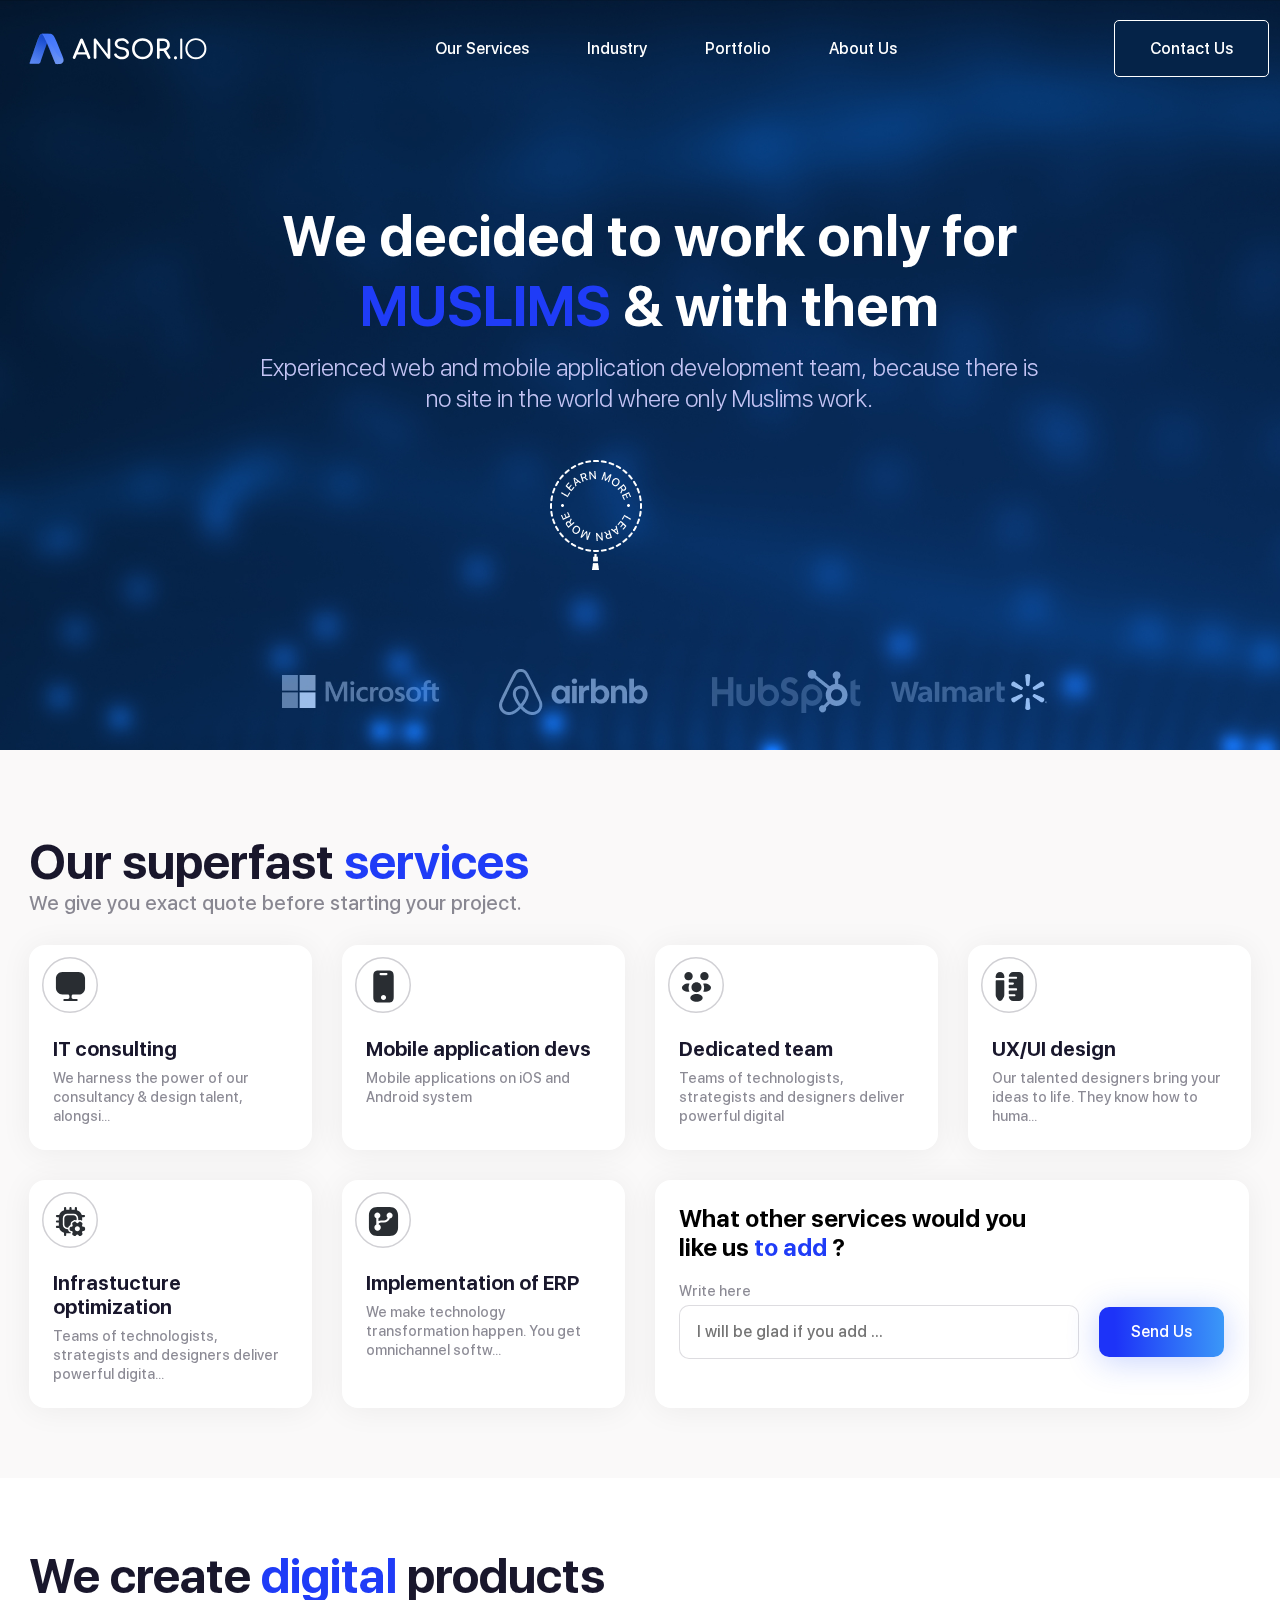
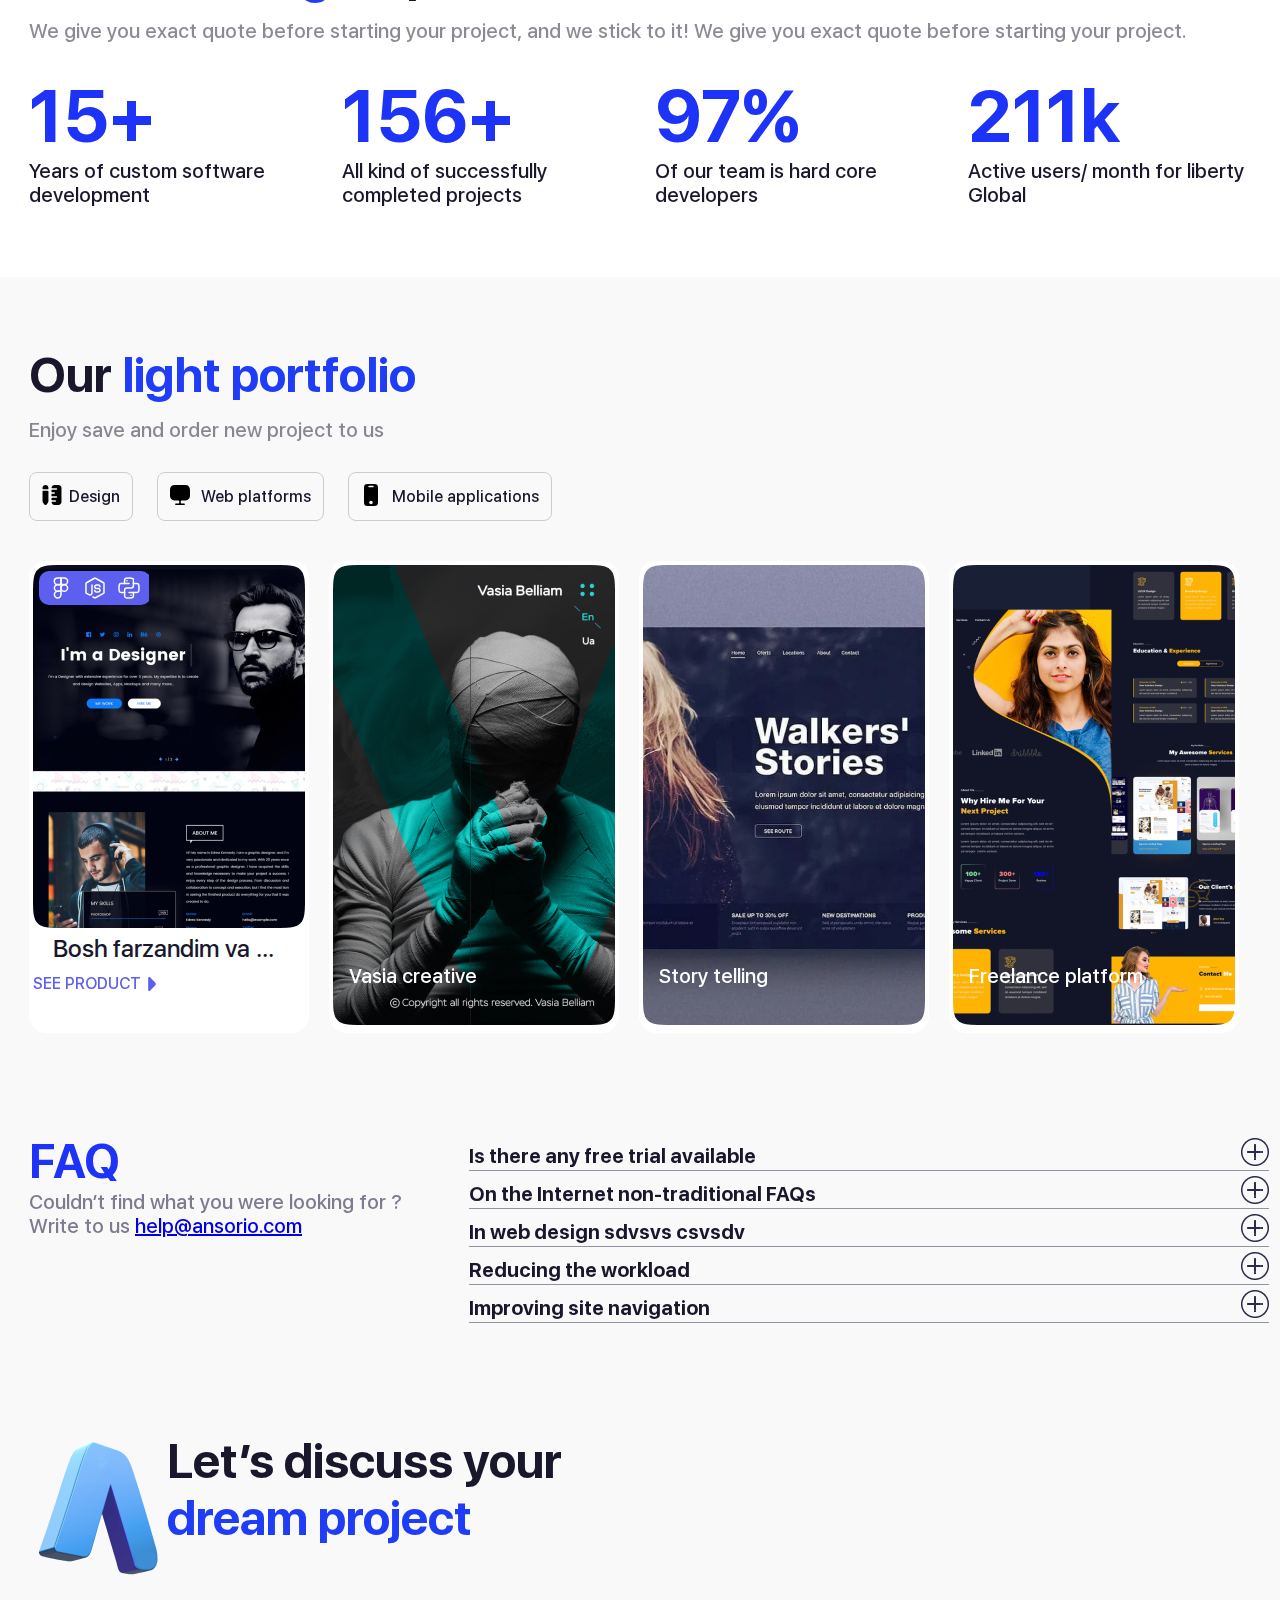
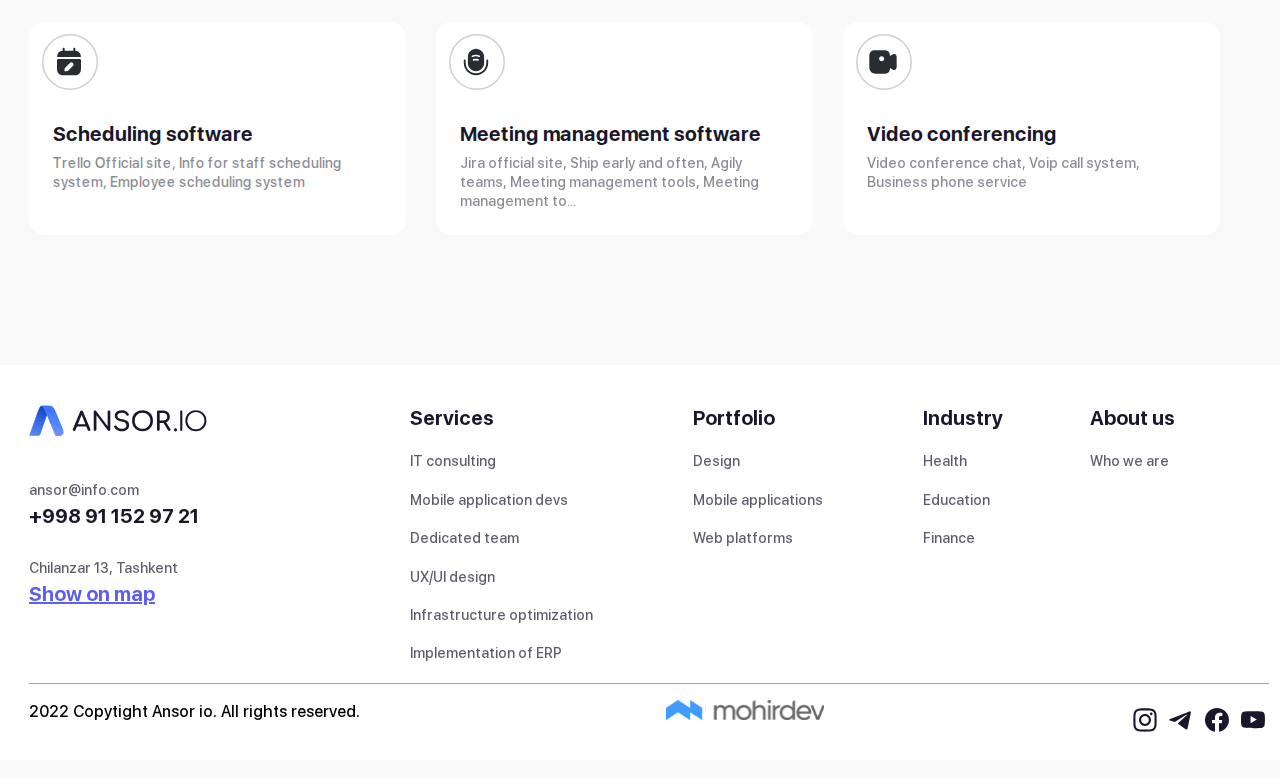
<file: index.html>
<!DOCTYPE html>
<html lang="en">

<head>
    <meta charset="UTF-8">
    <meta http-equiv="X-UA-Compatible" content="IE=edge">
    <meta name="viewport" content="width=device-width, initial-scale=1.0">
    <title>Ansor</title>
    <link rel="stylesheet" href="css/normalize.css">
    <link rel="stylesheet" href="css/fonts.css">
    <link rel="stylesheet" href="css/style.css">
    <link rel="stylesheet" href="css/media.css">
</head>
<body>
    <header class="header">
        <div class="container">
            <div class="header__wrapper">
                <a href="#" class="header_logo_link"><img src="/images/logo.svg" width="178" height="32"
                        alt="logo"></a>
                <nav class="header_nav">
                    <ul class="header_nav_list">
                        <li class="header_nav_item"><a href="#" class="header_nav_link">Our Services</a>
                            <ul class="dropdown_services_list">
                                <li class="dropdown_services_item"><a href="#" class="dropdown_services_link ">IT
                                        consulting</a></li>
                                <li class="dropdown_services_item"><a href="#" class="dropdown_services_link">Mobile
                                        application devs</a></li>
                                <li class="dropdown_services_item"><a href="#" class="dropdown_services_link">Dedicated
                                        team</a></li>
                            </ul>
                        </li>
                        <li class="header_nav_item"><a href="#" class="header_nav_link">Industry</a></li>
                        <li class="header_nav_item"><a href="portfolio.html" class="header_nav_link">Portfolio</a></li>
                        <li class="header_nav_item"><a href="#" class="header_nav_link">About Us</a></li>
                    </ul>
                </nav>
                <button class="header_btn">Contact Us</button>
            </div>
        </div>
        <section class="intro">
            <div class="container">
                <div class="intro_wrapper">
                    <h2 class="intro_title">We decided to work only for <span class="blue">MUSLIMS</span> & with them
                    </h2>
                    <p class="intro_text">Experienced web and mobile application development team,
                        because there is no site in the world where only Muslims work.</p>
                    <div class="box_logo365"><img src="./images/intro_btn.png" alt="" class="logo365"></div>
                </div>
                <div class="intro_partner">
                    <a href="#" class="intro_partner_link"><img src="../images/microsoft_logo.png" alt=""
                            class="intro_partner_img"></a>
                    <a href="#" class="intro_partner_link"><img src="./images/airbnb.png" alt=""
                            class="intro_partner_img"></a>
                    <a href="#" class="intro_partner_link"><img src="./images/HuboSpot.png" alt=""
                            class="intro_partner_img"></a>
                    <a href="#" class="intro_partner_link"><img src="./images/walmart_logo.png" alt=""
                            class="intro_partner_img"></a>
                </div>
               
            </div>
        </section>
    </header>
    <!-- Services -->
    <div class="services">
        <div class="container">
            <div class="services_wrapper">
                <h3 class="services_title"> Our superfast <span class="blue">services</span></h3>
                <p class="services_text">We give you exact quote before starting your project.</p>
            </div>
            <ul class="services_list">
                <li class="services_item">
                    <svg class="services_item_icon">
                        <use xlink:href="#bold_monitor"></use>
                    </svg>
                    <svg class="ellipse">
                        <use xlink:href="#Ellipse_ten"></use>
                    </svg>

                    <h4 class="services_item_title">IT consulting</h4>
                    <p class="services_item_text">We harness the power of our consultancy & design talent, alongsi...
                    </p>
                </li>
                <li class="services_item">
                    <svg class="services_item_icon">
                        <use xlink:href="#mobile"></use>
                    </svg>
                    <svg class="ellipse">
                        <use xlink:href="#Ellipse_ten"></use>
                    </svg>
                    <h4 class="services_item_title">Mobile application devs</h4>
                    <p class="services_item_text">Mobile applications on iOS and Android system</p>
                </li>
                <li class="services_item">
                    <svg class="services_item_icon">
                        <use xlink:href="#team"></use>
                    </svg>
                    <svg class="ellipse">
                        <use xlink:href="#Ellipse_ten"></use>
                    </svg>
                    <h4 class="services_item_title">Dedicated team</h4>
                    <p class="services_item_text">Teams of technologists, strategists and designers deliver powerful
                        digital</p>
                </li>
                <li class="services_item">
                    <svg class="services_item_icon">
                        <use xlink:href="#design"></use>
                    </svg>
                    <svg class="ellipse">
                        <use xlink:href="#Ellipse_ten"></use>
                    </svg>
                    <h4 class="services_item_title">UX/UI design</h4>
                    <p class="services_item_text">Our talented designers bring your ideas to life. They know how to
                        huma...</p>
                </li>
                <li class="services_item">
                    <svg class="services_item_icon">
                        <use xlink:href="#cpu-setting"></use>
                    </svg>
                    <svg class="ellipse">
                        <use xlink:href="#Ellipse_ten"></use>
                    </svg>
                    <h4 class="services_item_title">Infrastucture optimization</h4>
                    <p class="services_item_text">Teams of technologists, strategists and designers deliver powerful
                        digita...</p>
                </li>
                <li class="services_item">
                    <svg class="services_item_icon">
                        <use xlink:href="#erp"></use>
                    </svg>
                    <svg class="ellipse">
                        <use xlink:href="#Ellipse_ten"></use>
                    </svg>
                    <h4 class="services_item_title">Implementation of ERP</h4>
                    <p class="services_item_text">We make technology transformation happen. You get omnichannel softw...
                    </p>
                </li>
                <li class="messag_servies">
                    <h4 class="messag_servies_title">What other services would you like us <span class="blue">to
                            add</span> ?</h4>
                    <p class="services_item_text">Write here</p>
                    <form action="get" class="messag_servies_form">
                        <input type="text" class="messag_servies_input" placeholder="I will be glad if you add ...">
                        <button type="submit" class="messag_servies_btn">Send Us</button>
                    </form>
                </li>
            </ul>
        </div>
    </div>
    <!-- Digita Product -->
    <div class="digital_products">
        <div class="container">
            <h4 class="digital_products_title">
                We create <span class="blue">digital</span> products
            </h4>
            <p class="digital_products_text">We give you exact quote before starting your project, and we stick to it!
                We give you exact quote before starting your
                project.</p>
            <ul class="digital_products_list">
                <li class="digital_products_item">
                    <span class="digital_products_number">15+</span>
                    <p class="digital_products_item_text">Years of custom
                        software development</p>
                </li>
                <li class="digital_products_item">
                    <span class="digital_products_number">156+</span>
                    <p class="digital_products_item_text">All kind of successfully completed projects</p>
                </li>
                <li class="digital_products_item">
                    <span class="digital_products_number">97%</span>
                    <p class="digital_products_item_text">Of our team is hard core developers</p>
                </li>
                <li class="digital_products_item">
                    <span class="digital_products_number">211k</span>
                    <p class="digital_products_item_text">Active users/ month for liberty Global</p>
                </li>
            </ul>
        </div>
    </div>
    <!-- portfolio -->
    <div class="portfolio">
        <div class="container">
            <div class="portfolio_wrapper">
                <h3 class="portfolio_title">
                    Our <span class="blue">light portfolio</span>
                </h3>
                <p class="portfolio_text">Enjoy save and order new project to us</p>
                <div class="portfolio_btns">
                    <button class="portfolio_btn"> <svg class="portfolio_icon">
                            <use xlink:href="#design"></use>
                        </svg>Design</button>
                    <button class="portfolio_btn">
                        <svg class="portfolio_icon">
                            <use xlink:href="#bold_monitor"></use>
                        </svg>
                        Web platforms</button>
                    <button class="portfolio_btn"><svg class="portfolio_icon">
                            <use xlink:href="#mobile"></use>
                        </svg>
                        Mobile applications</button>
                </div>
                <div class="portfolio_imgs">
                    <ul class="portfolio_list">
                        <li class="portfolio_item">
                            <img src="../images/portfolio_designer.jpg" width="272" height="363" alt="img">
                            <h4 class="portfolio_item_title">Bosh farzandim va ...</h4>
                            <a href="#" class="portfolio_item_link"> SEE PRODUCT</a>
                        </li>
                        <li class="portfolio_item">
                            <p class="portfolio_list_title">Vasia creative</p>
                            <img src="../images/Vasia_creative.jpg" alt="img" width="282" height="460">
                        </li>
                        <li class="portfolio_item">
                            <p class="portfolio_list_title">Story telling</p>
                            <img src="../images/Story_telling.jpg" alt="img" width="282" height="460">
                        </li>
                        <li class="portfolio_item">
                            <p class="portfolio_list_title">Freelance platform</p>
                            <img src="../images/Freelance_platform.jpg" alt="img" width="282" height="460">
                        </li>
                    </ul>
                </div>
            </div>
        </div>
    </div>
    
        <!-- faq -->
        <div class="container">
            <div class="faq">
                <div class="faq_wrapper_box">
                    <h3 class="faq_title">FAQ</h3>
                    <p class="faq_text">Couldn’t find what you were looking for ? Write to us <a
                            href="mailto:ohelp@ansorio.com">help@ansorio.com</a></p>
                </div>
                <div class="faq_list">
                    <div class="faq_list_item">
                        <input class="faq_input" type="checkbox" name="faq" id="faq_one">
                        <label class="faq_item_title" for="faq_one">Is there any free trial available<span
                                class="circle"></span></label>

                        <p class="faq_item_text">A frequently asked questions (FAQ) list is often used in articles,
                            websites, email lists, and online forums where common
                            questions tend to recur, for example through posts or queries by new users related to common
                            knowledge gaps. The purpose
                            of a FAQ is generally to provide information on frequent questions or concerns; however, the
                            format is a useful means of
                            organizing.</p>
                    </div>
                    <div class="faq_list_item">
                        <input class="faq_input" type="checkbox" name="faq" id="faq_two">
                        <label class="faq_item_title" for="faq_two">On the Internet non-traditional FAQs<span
                                class="circle"></span></label>

                        <p class="faq_item_text">A frequently asked questions (FAQ) list is often used in articles,
                            websites, email lists, and online forums where common
                            questions tend to recur, for example through posts or queries by new users related to common
                            knowledge gaps. The purpose
                            of a FAQ is generally to provide information on frequent questions or concerns; however, the
                            format is a useful means of
                            organizing.</p>
                    </div>
                    <div class="faq_list_item">
                        <input class="faq_input" type="checkbox" name="faq" id="faq_three">
                        <label class="faq_item_title" for="faq_three">In web design sdvsvs csvsdv<span
                                class="circle"></span></label>

                        <p class="faq_item_text">A frequently asked questions (FAQ) list is often used in articles,
                            websites, email lists,
                            and online forums where common
                            questions tend to recur, for example through posts or queries by new users related to common
                            knowledge gaps. The
                            purpose
                            of a FAQ is generally to provide information on frequent questions or concerns; however, the
                            format is a useful
                            means of
                            organizing.</p>
                    </div>
                    <div class="faq_list_item">
                        <input class="faq_input" type="checkbox" name="faq" id="faq_for">
                        <label class="faq_item_title" for="faq_for">Reducing the workload <span
                                class="circle"></span></label>

                        <p class="faq_item_text">A frequently asked questions (FAQ) list is often used in articles,
                            websites, email lists,
                            and online forums where common
                            questions tend to recur, for example through posts or queries by new users related to common
                            knowledge gaps. The
                            purpose
                            of a FAQ is generally to provide information on frequent questions or concerns; however, the
                            format is a useful
                            means of
                            organizing.</p>
                    </div>
                    <div class="faq_list_item ">
                        <input class="faq_input" type="checkbox" name="faq" id="faq_five">
                        <label class="faq_item_title" for="faq_five">Improving site navigation <span
                                class="circle"></span></label>

                        <p class="faq_item_text">A frequently asked questions (FAQ) list is often used in articles,
                            websites, email lists,
                            and online forums where common
                            questions tend to recur, for example through posts or queries by new users related to common
                            knowledge gaps. The
                            purpose
                            of a FAQ is generally to provide information on frequent questions or concerns; however, the
                            format is a useful
                            means of
                            organizing.</p>
                    </div>
                </div>
            </div>
        </div>
        <!-- discuss -->
        <div class="discuss">
            <div class="container">
                <div class="discuss_box">
                    <img src="../images/services/discuss.png" alt="">
                    <h3 class="discuss_title">
                        Let’s discuss your <span class="blue">dream project</span>
                    </h3>
                </div>
                <ul class="discuss_list">
                    <li class="discuss_item">
                        <svg class="ellipse_discuss">
                            <use xlink:href="#Ellipse_ten"></use>
                        </svg>
                        <svg class="icon">
                            <use xlink:href="#schedule"></use>
                        </svg>
                        <h2 class="discuss_item_title">Scheduling software</h2>
                        <p class="discuss_item_text">Trello Official site, Info for staff scheduling system, Employee
                            scheduling system</p>
                    </li>
                    <li class="discuss_item">
                        <svg class="ellipse_discuss">
                            <use xlink:href="#Ellipse_ten"></use>
                        </svg>
                        <svg class="icon">
                            <use xlink:href="#meeting"></use>
                        </svg>
                        <h2 class="discuss_item_title">Meeting management software</h2>
                        <p class="discuss_item_text">Jira official site, Ship early and often, Agily teams, Meeting
                            management tools, Meeting management to...</p>
                    </li>
                    <li class="discuss_item">
                        <svg class="ellipse_discuss">
                            <use xlink:href="#Ellipse_ten"></use>
                        </svg>
                        <svg class="icon">
                            <use xlink:href="#video"></use>
                        </svg>
                        <h2 class="discuss_item_title">Video conferencing</h2>
                        <p class="discuss_item_text">Video conference chat, Voip call system, Business phone service</p>
                    </li>
                </ul>
            </div>
        </div>
        <!-- footer -->
        <footer class="footer">
            <div class="container">
                <div class="footer_wrapper">
                    <div class="footer_info_box">
                        <a href="#" class="footer_logo_link"><img src="/images/logo_footer.svg" width="178"
                                height="32" alt="logo"></a>
                        <a class="footer_mail_link" href="mailto:ansor@info.com">ansor@info.com</a>
                        <a class="footer_num_link" href="tell:+998911529721">+998 91 152 97 21</a>
                        <p class="footer_addres_link">Chilanzar 13, Tashkent</p>
                        <a class="footer_map_link" href="">Show on map</a>
                    </div>
                    <ul class="footer_list">
                        <li class="footer_item">
                            <ul class="footer_item_list">
                                <a href="#" class="footer_list_item_link">Services</a>
                                <li class="footer_item_item"><a href="#" class="footer_item_link">IT consulting</a></li>
                                <li class="footer_item_item"><a href="#" class="footer_item_link">Mobile application
                                        devs</a></li>
                                <li class="footer_item_item"><a href="#" class="footer_item_link">Dedicated team</a>
                                </li>
                                <li class="footer_item_item"><a href="#" class="footer_item_link">UX/UI design</a></li>
                                <li class="footer_item_item"><a href="#" class="footer_item_link">Infrastructure
                                        optimization</a></li>
                                <li class="footer_item_item"><a href="#" class="footer_item_link">Implementation of
                                        ERP</a></li>
                            </ul>
                        </li>
                        <li class="footer_list_item">
                            <a href="#" class="footer_list_item_link">Portfolio</a>

                            <ul class="footer_item_list">
                                <li class="footer_item_item"><a href="#" class="footer_item_link">Design</a></li>
                                <li class="footer_item_item"><a href="#" class="footer_item_link">Mobile
                                        applications</a></li>
                                <li class="footer_item_item"><a href="#" class="footer_item_link">Web platforms</a></li>
                            </ul>
                        </li>
                        <li class="footer_list_item">
                            <a href="#" class="footer_list_item_link">Industry</a>

                            <ul class="footer_item_list">
                                <li class="footer_item_item"><a href="#" class="footer_item_link">Health</a></li>
                                <li class="footer_item_item"><a href="#" class="footer_item_link">Education</a></li>
                                <li class="footer_item_item"><a href="#" class="footer_item_link">Finance</a></li>
                            </ul>
                        </li>
                        <li class="footer_list_item">

                            <a href="#" class="footer_list_item_link">About us</a>
                            <ul class="footer_item_list">
                                <li class="footer_item_item"><a href="#" class="footer_item_link">Who we are</a></li>
                            </ul>
                        </li>
                    </ul>
                </div>

                <div class="footer_last">
                    <p class="footer_copytight">2022 Copytight Ansor io. All rights reserved.</p>
                    <a class="footer_logo" href="#"><img src="../images/mohirdev.svg" alt="mohirdev.uz"></a>
                    <div class="footer_social_media">
                        <a href="#"><img src="../images/instagram_logo.svg" alt="social_media_logo"></a>
                        <a href="#"><img src="../images/telegram_logo.svg" alt="social_media_logo"></a>
                        <a href="#"><img src="../images/facebook_logo.svg" alt="social_media_logo"></a>
                        <a href="#"><img src="../images/youtube_logo.svg" alt="social_media_logo"></a>
                    </div>
                </div>
            </div>
        </footer>
        <!-- SVG Sprit -->
        <div>
            <svg width="0" height="0" class="hidden">
                <symbol viewBox="0 0 24 24" id="design">
                    <path
                        d="M18.47 2H14.47C12.9772 2 11.7432 3.28581 11.5097 4.75204C11.4663 5.02475 11.6938 5.25 11.97 5.25H16.47C16.88 5.25 17.22 5.59 17.22 6C17.22 6.41 16.88 6.75 16.47 6.75H11.97C11.6938 6.75 11.47 6.97386 11.47 7.25V8.75C11.47 9.02614 11.6938 9.25 11.97 9.25H14.28C14.69 9.25 15.03 9.59 15.03 10C15.03 10.41 14.69 10.75 14.28 10.75H11.97C11.6938 10.75 11.47 10.9739 11.47 11.25V12.705C11.47 12.9792 11.6908 13.2022 11.965 13.2049L16.47 13.25C16.89 13.25 17.22 13.59 17.22 14.01C17.21 14.42 16.88 14.75 16.47 14.75C16.46 14.75 16.46 14.75 16.46 14.75L11.975 14.7051C11.6969 14.7023 11.47 14.9269 11.47 15.205V16.75C11.47 17.0261 11.6938 17.25 11.97 17.25H15.37C15.79 17.25 16.12 17.59 16.12 18C16.12 18.41 15.79 18.75 15.37 18.75H11.97C11.6938 18.75 11.4663 18.9753 11.5097 19.248C11.7432 20.7142 12.9772 22 14.47 22H18.47C20.12 22 21.47 20.66 21.47 19V5C21.47 3.34 20.12 2 18.47 2Z">
                    </path>
                    <path
                        d="M8.44003 4.95V5.75C8.44003 6.02614 8.21617 6.25 7.94003 6.25H3.03003C2.75389 6.25 2.53003 6.02614 2.53003 5.75V4.95C2.53003 3.33 3.86003 2 5.49003 2C7.11003 2 8.44003 3.33 8.44003 4.95Z">
                    </path>
                    <path
                        d="M2.53003 17.91C2.53003 18.36 2.72003 19.05 2.96003 19.43L3.77003 20.79C4.72003 22.37 6.26003 22.37 7.20003 20.79L8.02003 19.43C8.25003 19.05 8.44003 18.36 8.44003 17.91V8.25C8.44003 7.97386 8.21617 7.75 7.94003 7.75H3.03003C2.75389 7.75 2.53003 7.97386 2.53003 8.25V17.91Z">
                    </path>
                </symbol>
                <symbol viewBox="0 0 24 24" id="erp">
                    <path
                        d="M16.19 2H7.81C4.17 2 2 4.17 2 7.81V16.18C2 19.83 4.17 22 7.81 22H16.18C19.82 22 21.99 19.83 21.99 16.19V7.81C22 4.17 19.83 2 16.19 2ZM16.41 9.83C15.8 11.57 14.16 12.74 12.32 12.74C12.31 12.74 12.31 12.74 12.3 12.74L10.24 12.73C10.24 12.73 10.24 12.73 10.23 12.73C9.47 12.73 8.81 13.24 8.61 13.97C9.5 14.25 10.15 15.08 10.15 16.06C10.15 17.27 9.16 18.26 7.95 18.26C6.74 18.26 5.75 17.27 5.75 16.06C5.75 15.17 6.29 14.4 7.05 14.06V9.7C6.29 9.4 5.75 8.66 5.75 7.8C5.75 6.67 6.67 5.75 7.8 5.75C8.93 5.75 9.85 6.67 9.85 7.8C9.85 8.67 9.31 9.4 8.55 9.7V11.72C9.04 11.41 9.62 11.23 10.23 11.23H10.24L12.3 11.24C13.48 11.28 14.53 10.52 14.95 9.42C14.46 9.04 14.14 8.46 14.14 7.8C14.14 6.67 15.06 5.75 16.19 5.75C17.32 5.75 18.24 6.67 18.24 7.8C18.25 8.86 17.44 9.72 16.41 9.83Z">
                    </path>
                </symbol>
                <symbol viewBox="0 0 24 24" id="fault">
                    <path
                        d="M21.5599 10.7401L20.2099 9.16008C19.9599 8.86008 19.7499 8.30008 19.7499 7.90008V6.20008C19.7499 5.14008 18.8799 4.27008 17.8199 4.27008H16.1199C15.7199 4.27008 15.1499 4.06008 14.8499 3.81008L13.2699 2.46008C12.5799 1.87008 11.4499 1.87008 10.7599 2.46008L9.15988 3.81008C8.85988 4.06008 8.29988 4.27008 7.89988 4.27008H6.16988C5.10988 4.27008 4.23988 5.14008 4.23988 6.20008V7.90008C4.23988 8.29008 4.03988 8.85008 3.78988 9.15008L2.43988 10.7401C1.85988 11.4401 1.85988 12.5601 2.43988 13.2401L3.78988 14.8301C4.03988 15.1201 4.23988 15.6901 4.23988 16.0801V17.7901C4.23988 18.8501 5.10988 19.7201 6.16988 19.7201H7.90988C8.29988 19.7201 8.86988 19.9301 9.16988 20.1801L10.7499 21.5301C11.4399 22.1201 12.5699 22.1201 13.2599 21.5301L14.8399 20.1801C15.1399 19.9301 15.6999 19.7201 16.0999 19.7201H17.7999C18.8599 19.7201 19.7299 18.8501 19.7299 17.7901V16.0901C19.7299 15.6901 19.9399 15.1301 20.1899 14.8301L21.5399 13.2501C22.1499 12.5701 22.1499 11.4401 21.5599 10.7401ZM11.2499 8.13008C11.2499 7.72008 11.5899 7.38008 11.9999 7.38008C12.4099 7.38008 12.7499 7.72008 12.7499 8.13008V12.9601C12.7499 13.3701 12.4099 13.7101 11.9999 13.7101C11.5899 13.7101 11.2499 13.3701 11.2499 12.9601V8.13008ZM11.9999 16.8701C11.4499 16.8701 10.9999 16.4201 10.9999 15.8701C10.9999 15.3201 11.4399 14.8701 11.9999 14.8701C12.5499 14.8701 12.9999 15.3201 12.9999 15.8701C12.9999 16.4201 12.5599 16.8701 11.9999 16.8701Z">
                    </path>
                </symbol>
                <symbol viewBox="0 0 24 24" id="meeting">
                    <path
                        d="M12.0001 21.9302C6.9601 21.9302 2.8501 17.8302 2.8501 12.7802V10.9002C2.8501 10.5102 3.1701 10.2002 3.5501 10.2002C3.9301 10.2002 4.2501 10.5202 4.2501 10.9002V12.7802C4.2501 17.0502 7.7201 20.5202 11.9901 20.5202C16.2601 20.5202 19.7301 17.0502 19.7301 12.7802V10.9002C19.7301 10.5102 20.0501 10.2002 20.4301 10.2002C20.8101 10.2002 21.1301 10.5202 21.1301 10.9002V12.7802C21.1501 17.8302 17.0401 21.9302 12.0001 21.9302Z">
                    </path>
                    <path
                        d="M11.9999 2C8.6399 2 5.8999 4.74 5.8999 8.1V12.79C5.8999 16.15 8.6399 18.89 11.9999 18.89C15.3599 18.89 18.0999 16.15 18.0999 12.79V8.1C18.0999 4.74 15.3599 2 11.9999 2ZM14.1799 10.59C14.1099 10.86 13.8599 11.04 13.5899 11.04C13.5399 11.04 13.4799 11.03 13.4299 11.02C12.4099 10.74 11.3299 10.74 10.3099 11.02C9.9799 11.11 9.6499 10.92 9.5599 10.59C9.4699 10.27 9.6599 9.93 9.9899 9.84C11.2199 9.5 12.5199 9.5 13.7499 9.84C14.0799 9.93 14.2699 10.26 14.1799 10.59ZM15.0299 7.82C14.9399 8.07 14.7099 8.22 14.4599 8.22C14.3899 8.22 14.3199 8.21 14.2499 8.18C12.7199 7.62 11.0399 7.62 9.5099 8.18C9.1899 8.3 8.8399 8.14 8.7199 7.82C8.6099 7.51 8.7699 7.16 9.0899 7.04C10.8899 6.39 12.8699 6.39 14.6599 7.04C14.9799 7.16 15.1399 7.51 15.0299 7.82Z">
                    </path>
                </symbol>
                <symbol viewBox="0 0 24 24" id="play_circle">
                    <path
                        d="M11.97 2C6.44997 2 1.96997 6.48 1.96997 12C1.96997 17.52 6.44997 22 11.97 22C17.49 22 21.97 17.52 21.97 12C21.97 6.48 17.5 2 11.97 2ZM14.97 14.23L12.07 15.9C11.71 16.11 11.31 16.21 10.92 16.21C10.52 16.21 10.13 16.11 9.76997 15.9C9.04997 15.48 8.61997 14.74 8.61997 13.9V10.55C8.61997 9.72 9.04997 8.97 9.76997 8.55C10.49 8.13 11.35 8.13 12.08 8.55L14.98 10.22C15.7 10.64 16.13 11.38 16.13 12.22C16.13 13.06 15.7 13.81 14.97 14.23Z">
                    </path>
                </symbol>
                <symbol viewBox="0 0 24 24" id="schedule">
                    <path
                        d="M16.75 3.56V2C16.75 1.59 16.41 1.25 16 1.25C15.59 1.25 15.25 1.59 15.25 2V3.5H8.74999V2C8.74999 1.59 8.40999 1.25 7.99999 1.25C7.58999 1.25 7.24999 1.59 7.24999 2V3.56C4.54999 3.81 3.23999 5.42 3.03999 7.81C3.01999 8.1 3.25999 8.34 3.53999 8.34H20.46C20.75 8.34 20.99 8.09 20.96 7.81C20.76 5.42 19.45 3.81 16.75 3.56Z">
                    </path>
                    <path
                        d="M20 9.83984H4C3.45 9.83984 3 10.2898 3 10.8398V16.9998C3 19.9998 4.5 21.9998 8 21.9998H16C19.5 21.9998 21 19.9998 21 16.9998V10.8398C21 10.2898 20.55 9.83984 20 9.83984ZM14.84 14.9898L14.34 15.4998H14.33L11.3 18.5298C11.17 18.6598 10.9 18.7998 10.71 18.8198L9.36 19.0198C8.87 19.0898 8.53 18.7398 8.6 18.2598L8.79 16.8998C8.82 16.7098 8.95 16.4498 9.08 16.3098L12.12 13.2798L12.62 12.7698C12.95 12.4398 13.32 12.1998 13.72 12.1998C14.06 12.1998 14.43 12.3598 14.84 12.7698C15.74 13.6698 15.45 14.3798 14.84 14.9898Z">
                    </path>
                </symbol>
                <symbol viewBox="0 0 24 24" id="team">
                    <path
                        d="M17.53 7.77C17.46 7.76 17.39 7.76 17.32 7.77C15.77 7.72 14.54 6.45 14.54 4.89C14.54 3.3 15.83 2 17.43 2C19.02 2 20.32 3.29 20.32 4.89C20.31 6.45 19.08 7.72 17.53 7.77Z">
                    </path>
                    <path
                        d="M20.7901 14.6999C19.6701 15.4499 18.1001 15.7299 16.6501 15.5399C17.0301 14.7199 17.2301 13.8099 17.2401 12.8499C17.2401 11.8499 17.0201 10.8999 16.6001 10.0699C18.0801 9.86991 19.6501 10.1499 20.7801 10.8999C22.3601 11.9399 22.3601 13.6499 20.7901 14.6999Z">
                    </path>
                    <path
                        d="M6.43991 7.77C6.50991 7.76 6.57991 7.76 6.64991 7.77C8.19991 7.72 9.42991 6.45 9.42991 4.89C9.42991 3.29 8.13991 2 6.53991 2C4.94991 2 3.65991 3.29 3.65991 4.89C3.65991 6.45 4.88991 7.72 6.43991 7.77Z">
                    </path>
                    <path
                        d="M6.55012 12.8501C6.55012 13.8201 6.76012 14.7401 7.14012 15.5701C5.73012 15.7201 4.26012 15.4201 3.18012 14.7101C1.60012 13.6601 1.60012 11.9501 3.18012 10.9001C4.25012 10.1801 5.76012 9.8901 7.18012 10.0501C6.77012 10.8901 6.55012 11.8401 6.55012 12.8501Z">
                    </path>
                    <path
                        d="M12.12 15.87C12.04 15.86 11.95 15.86 11.86 15.87C10.02 15.81 8.55005 14.3 8.55005 12.44C8.56005 10.54 10.09 9 12 9C13.9 9 15.44 10.54 15.44 12.44C15.43 14.3 13.97 15.81 12.12 15.87Z">
                    </path>
                    <path
                        d="M8.87005 17.9401C7.36005 18.9501 7.36005 20.6101 8.87005 21.6101C10.59 22.7601 13.41 22.7601 15.13 21.6101C16.64 20.6001 16.64 18.9401 15.13 17.9401C13.42 16.7901 10.6 16.7901 8.87005 17.9401Z">
                    </path>
                </symbol>
                <symbol viewBox="0 0 24 24" id="true">
                    <path
                        d="M21.5599 10.7401L20.1999 9.16006C19.9399 8.86006 19.7299 8.30006 19.7299 7.90006V6.20006C19.7299 5.14006 18.8599 4.27006 17.7999 4.27006H16.0999C15.7099 4.27006 15.1399 4.06006 14.8399 3.80006L13.2599 2.44006C12.5699 1.85006 11.4399 1.85006 10.7399 2.44006L9.16988 3.81006C8.86988 4.06006 8.29988 4.27006 7.90988 4.27006H6.17988C5.11988 4.27006 4.24988 5.14006 4.24988 6.20006V7.91006C4.24988 8.30006 4.03988 8.86006 3.78988 9.16006L2.43988 10.7501C1.85988 11.4401 1.85988 12.5601 2.43988 13.2501L3.78988 14.8401C4.03988 15.1401 4.24988 15.7001 4.24988 16.0901V17.8001C4.24988 18.8601 5.11988 19.7301 6.17988 19.7301H7.90988C8.29988 19.7301 8.86988 19.9401 9.16988 20.2001L10.7499 21.5601C11.4399 22.1501 12.5699 22.1501 13.2699 21.5601L14.8499 20.2001C15.1499 19.9401 15.7099 19.7301 16.1099 19.7301H17.8099C18.8699 19.7301 19.7399 18.8601 19.7399 17.8001V16.1001C19.7399 15.7101 19.9499 15.1401 20.2099 14.8401L21.5699 13.2601C22.1499 12.5701 22.1499 11.4301 21.5599 10.7401ZM16.1599 10.1101L11.3299 14.9401C11.1899 15.0801 10.9999 15.1601 10.7999 15.1601C10.5999 15.1601 10.4099 15.0801 10.2699 14.9401L7.84988 12.5201C7.55988 12.2301 7.55988 11.7501 7.84988 11.4601C8.13988 11.1701 8.61988 11.1701 8.90988 11.4601L10.7999 13.3501L15.0999 9.05006C15.3899 8.76006 15.8699 8.76006 16.1599 9.05006C16.4499 9.34006 16.4499 9.82006 16.1599 10.1101Z">
                    </path>
                </symbol>
                <symbol viewBox="0 0 24 24" id="video">
                    <path
                        d="M21.15 6.17C20.74 5.95 19.88 5.72 18.71 6.54L17.24 7.58C17.13 4.47 15.78 3.25 12.5 3.25H6.5C3.08 3.25 1.75 4.58 1.75 8V16C1.75 18.3 3 20.75 6.5 20.75H12.5C15.78 20.75 17.13 19.53 17.24 16.42L18.71 17.46C19.33 17.9 19.87 18.04 20.3 18.04C20.67 18.04 20.96 17.93 21.15 17.83C21.56 17.62 22.25 17.05 22.25 15.62V8.38C22.25 6.95 21.56 6.38 21.15 6.17ZM11 11.38C9.97 11.38 9.12 10.54 9.12 9.5C9.12 8.46 9.97 7.62 11 7.62C12.03 7.62 12.88 8.46 12.88 9.5C12.88 10.54 12.03 11.38 11 11.38Z">
                    </path>
                </symbol>
                <symbol viewBox="0 0 24 24" id="mobile">
                    <path
                        d="M15.24 1H8.76C6 1 5 2 5 4.81V19.19C5 22 6 23 8.76 23H15.23C18 23 19 22 19 19.19V4.81C19 2 18 1 15.24 1ZM12 21.3C11.04 21.3 10.25 20.51 10.25 19.55C10.25 18.59 11.04 17.8 12 17.8C12.96 17.8 13.75 18.59 13.75 19.55C13.75 20.51 12.96 21.3 12 21.3ZM14 4.25H10C9.59 4.25 9.25 3.91 9.25 3.5C9.25 3.09 9.59 2.75 10 2.75H14C14.41 2.75 14.75 3.09 14.75 3.5C14.75 3.91 14.41 4.25 14 4.25Z">
                    </path>
                </symbol>
                <symbol viewBox="0 0 24 24" id="bold_monitor">
                    <path
                        d="M17.56 2H6.41C3.98 2 2 3.98 2 6.41V12.91V13.11C2 15.55 3.98 17.52 6.41 17.52H10.25C10.8 17.52 11.25 17.97 11.25 18.52V19.49C11.25 20.04 10.8 20.49 10.25 20.49H7.83C7.42 20.49 7.08 20.83 7.08 21.24C7.08 21.65 7.41 22 7.83 22H16.18C16.59 22 16.93 21.66 16.93 21.25C16.93 20.84 16.59 20.5 16.18 20.5H13.76C13.21 20.5 12.76 20.05 12.76 19.5V18.53C12.76 17.98 13.21 17.53 13.76 17.53H17.57C20.01 17.53 21.98 15.55 21.98 13.12V12.92V6.42C21.97 3.98 19.99 2 17.56 2Z">
                    </path>
                </symbol>
                <symbol viewBox="0 0 24 24" id="cpu-setting">
                    <path
                        d="M4.09 8.08C4.04 8.38 4 8.68 4 9C4 8.69 4.04 8.38 4.09 8.08ZM4 15C4 15.32 4.04 15.62 4.09 15.92C4.04 15.62 4 15.31 4 15ZM8.09 19.91C8.38 19.96 8.69 20 9 20C8.69 20 8.39 19.96 8.09 19.91ZM8.09 4.09C8.39 4.04 8.69 4 9 4C8.69 4 8.38 4.04 8.09 4.09ZM15.92 4.09C15.62 4.04 15.32 4 15 4C15.31 4 15.62 4.04 15.92 4.09ZM19.91 8.08C19.96 8.38 20 8.69 20 9C20 8.68 19.96 8.38 19.91 8.08Z">
                    </path>
                    <path
                        d="M22 8.3C22 8.72 21.67 9.05 21.25 9.05H20V10.8871C20 11.2207 19.638 11.4284 19.35 11.26C18.92 11.01 18.42 10.93 17.94 11.06C17.6321 11.1339 17.26 10.9349 17.26 10.6183V9.74C17.26 8.09 15.91 6.74 14.26 6.74H9.74C8.09 6.74 6.74 8.09 6.74 9.74V14.26C6.74 15.91 8.09 17.26 9.74 17.26H10.19C10.306 17.26 10.4 17.354 10.4 17.47C10.4 18.4335 11.0982 19.2436 12.0175 19.4298C12.1904 19.4648 12.3073 19.6716 12.25 19.8383C12.2172 19.9337 12.1302 20 12.0293 20H9.06V21.25C9.06 21.66 8.72 22 8.31 22C7.89 22 7.56 21.66 7.56 21.25V19.78C5.96 19.29 4.71 18.04 4.23 16.45H2.75C2.34 16.45 2 16.11 2 15.7C2 15.28 2.34 14.95 2.75 14.95H4V12.75H2.75C2.34 12.75 2 12.41 2 12C2 11.58 2.34 11.25 2.75 11.25H4V9.05H2.75C2.34 9.05 2 8.72 2 8.3C2 7.89 2.34 7.55 2.75 7.55H4.23C4.71 5.96 5.96 4.71 7.56 4.22V2.75C7.56 2.34 7.89 2 8.31 2C8.72 2 9.06 2.34 9.06 2.75V4H11.25V2.75C11.25 2.34 11.59 2 12 2C12.41 2 12.75 2.34 12.75 2.75V4H14.95V2.75C14.95 2.34 15.29 2 15.7 2C16.11 2 16.45 2.34 16.45 2.75V4.23C18.04 4.71 19.29 5.96 19.77 7.55H21.25C21.67 7.55 22 7.89 22 8.3Z">
                    </path>
                    <path
                        d="M20.9899 15.53C20.3099 15.53 19.9199 15.19 19.9199 14.69C19.9199 14.49 19.9799 14.26 20.1199 14.02C20.3999 13.54 20.2299 12.92 19.7499 12.65L18.8399 12.12C18.4199 11.87 17.8799 12.02 17.6299 12.44L17.5699 12.54C17.0899 13.37 16.3099 13.37 15.8299 12.54L15.7699 12.44C15.5299 12.02 14.9799 11.87 14.5699 12.12L13.6499 12.65C13.3299 12.83 13.1399 13.17 13.1399 13.52C13.1399 13.69 13.1899 13.86 13.2799 14.02C13.4199 14.26 13.4899 14.49 13.4899 14.69C13.4899 15.19 13.0899 15.53 12.4099 15.53C11.8599 15.53 11.3999 15.98 11.3999 16.53V17.47C11.3999 18.02 11.8599 18.47 12.4099 18.47C13.0899 18.47 13.4899 18.81 13.4899 19.31C13.4899 19.51 13.4199 19.74 13.2799 19.98C12.9999 20.46 13.1699 21.08 13.6499 21.35L14.5699 21.88C14.9799 22.13 15.5299 21.98 15.7699 21.56L15.8299 21.46C16.3099 20.63 17.0899 20.63 17.5699 21.46L17.6299 21.56C17.8799 21.98 18.4199 22.13 18.8399 21.88L19.7499 21.35C20.0699 21.17 20.2599 20.83 20.2599 20.48C20.2599 20.31 20.2099 20.14 20.1199 19.98C19.9799 19.74 19.9199 19.51 19.9199 19.31C19.9199 18.81 20.3099 18.47 20.9899 18.47C21.5499 18.47 21.9999 18.02 21.9999 17.47V16.53C21.9999 15.98 21.5499 15.53 20.9899 15.53ZM16.6999 18.72C15.7499 18.72 14.9799 17.95 14.9799 17C14.9799 16.05 15.7499 15.28 16.6999 15.28C17.6499 15.28 18.4199 16.05 18.4199 17C18.4199 17.95 17.6499 18.72 16.6999 18.72Z">
                    </path>
                    <path
                        d="M16.25 10.02V10.5925C16.25 10.9266 15.8047 11.1384 15.48 11.06C14.98 10.93 14.48 11 14.07 11.25L13.16 11.78C12.53 12.13 12.14 12.8 12.14 13.52C12.14 13.5796 12.1425 13.6396 12.1475 13.6996C12.1803 14.0858 11.9103 14.5545 11.5593 14.7191C11.0767 14.9454 10.6979 15.3577 10.5165 15.8624C10.4389 16.0785 10.2496 16.25 10.02 16.25C8.76 16.25 7.75 15.24 7.75 13.98V10.02C7.75 8.76 8.76 7.75 10.02 7.75H13.98C15.24 7.75 16.25 8.76 16.25 10.02Z">
                    </path>
                </symbol>
            </svg>
            <svg width="0" height="0" class="hidden">
                <symbol viewBox="0 0 56 56" id="Ellipse_ten">
                    <circle opacity="0.2" cx="28" cy="28" r="27.25" stroke="#19172C" stroke-width="1.5"></circle>
                </symbol>
            </svg>
        </div>
        <script src="scripts/scripts.js"></script>
</body>

</html>
</file>
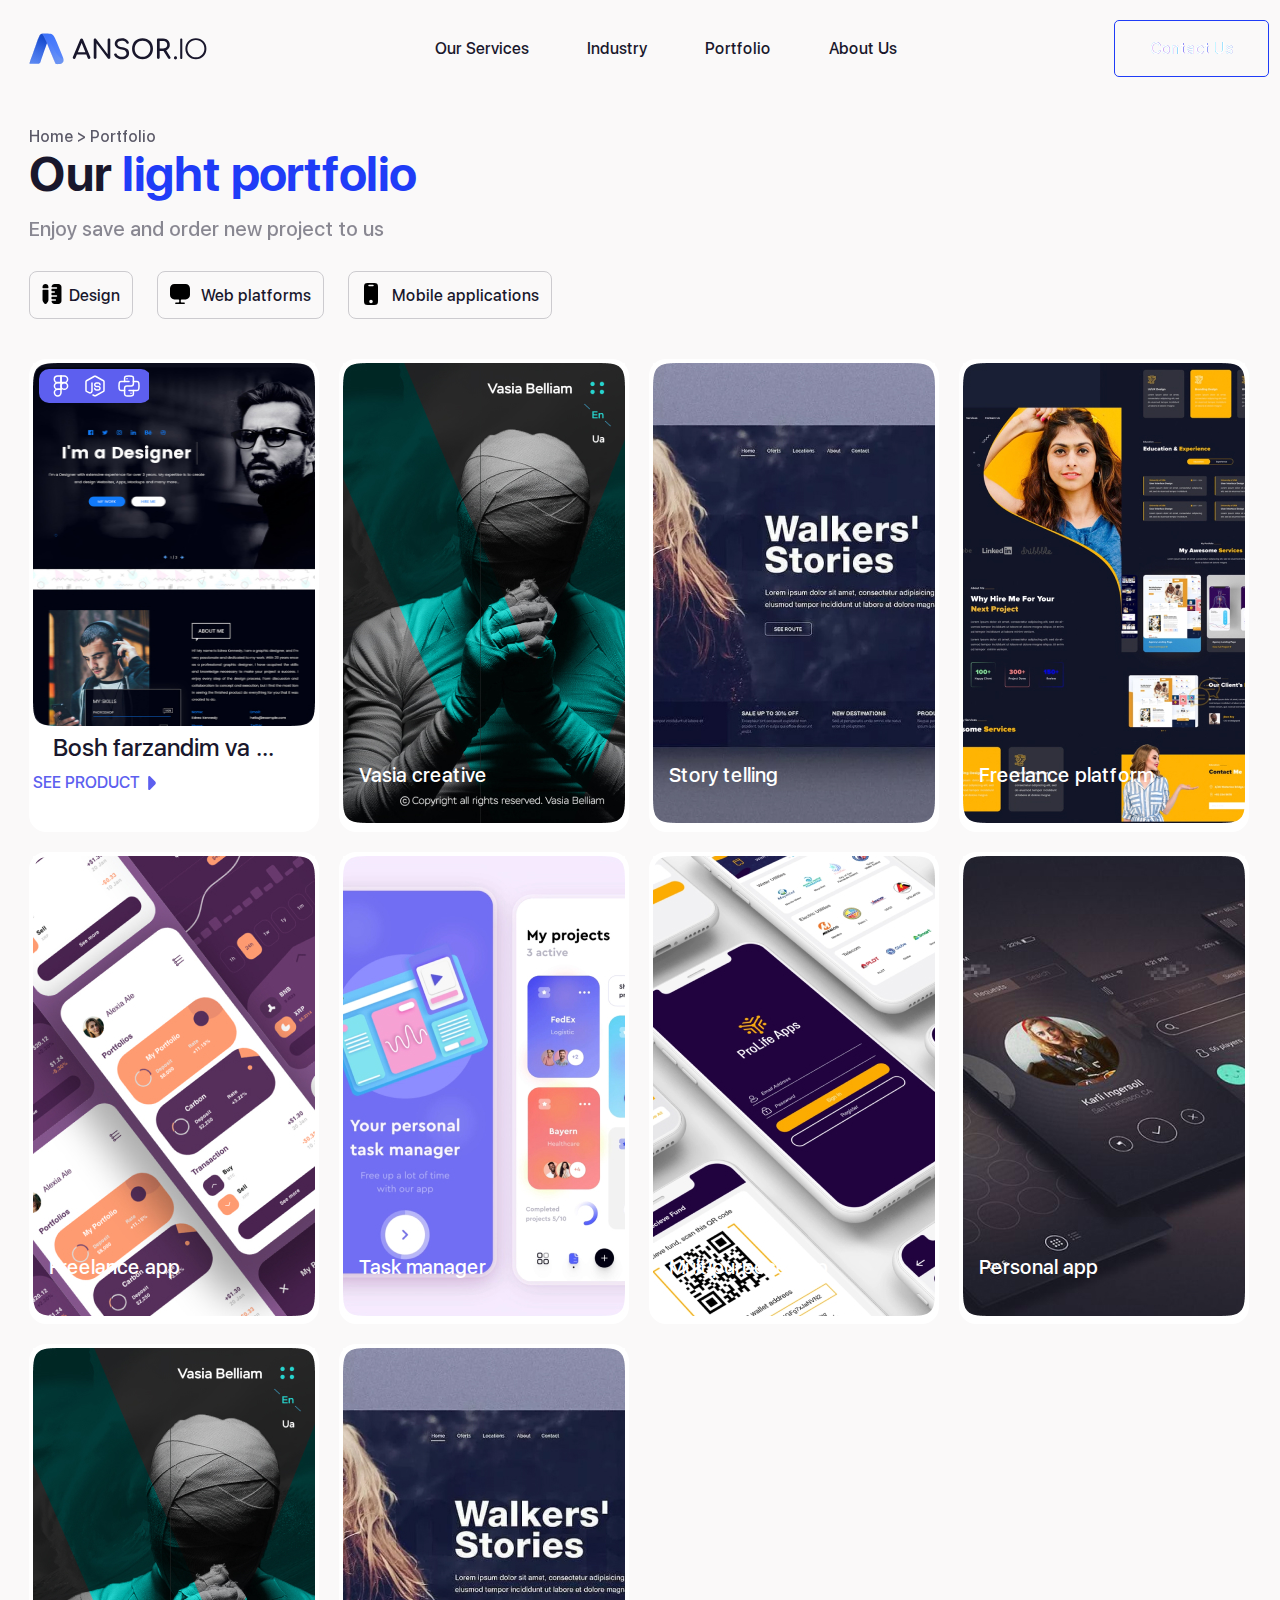
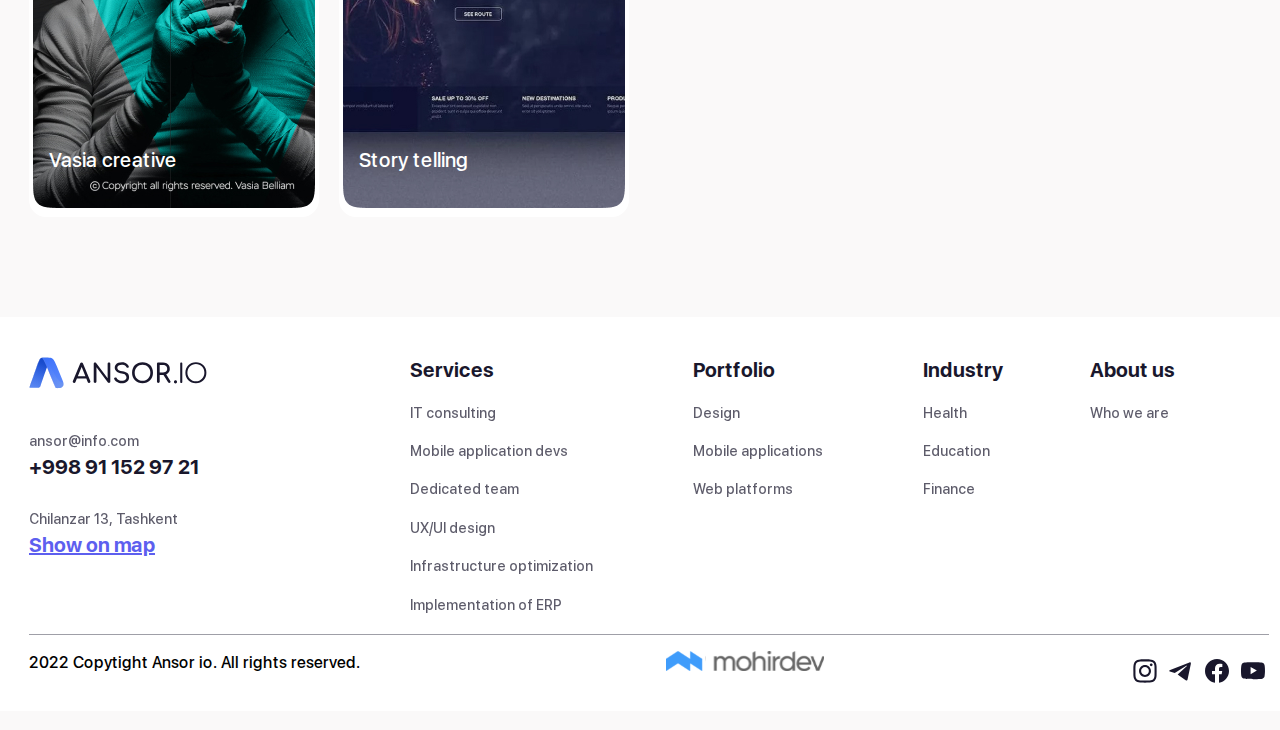
<file: portfolio.html>
<!DOCTYPE html>
<html lang="en">
<head>
    <meta charset="UTF-8">
    <meta http-equiv="X-UA-Compatible" content="IE=edge">
    <meta name="viewport" content="width=device-width, initial-scale=1.0">
    <title>portfolio</title>
    <link rel="stylesheet" href="css/normalize.css">
    <link rel="stylesheet" href="css/fonts.css">
    <link rel="stylesheet" href="css/style.css">
    <link rel="stylesheet" href="css/media.css">
</head>
<body>
    <div class="container">
        <div class="header__wrapper">
            <a href="index.html" class="header_logo_link"><img src="/images/logo_footer.svg" width="178" height="32"
                    alt="logo"></a>
            <nav class="header_nav">
                <ul class="header_nav_list">
                    <li class="header_nav_item"><a href="#" class="header_nav_link color_black">Our Services</a>
                        <ul class="dropdown_services_list">
                            <li class="dropdown_services_item"><a href="#" class="dropdown_services_link">IT
                                    consulting</a></li>
                            <li class="dropdown_services_item"><a href="#" class="dropdown_services_link">Mobile
                                    application
                                    devs</a></li>
                            <li class="dropdown_services_item"><a href="#" class="dropdown_services_link ">Dedicated
                                    team</a>
                            </li>
                        </ul>
                    </li>
                    <li class="header_nav_item"><a href="#" class="header_nav_link color_black">Industry</a></li>
                    <li class="header_nav_item"><a href="#" class="header_nav_link color_black">Portfolio</a></li>
                    <li class="header_nav_item"><a href="#" class="header_nav_link color_black">About Us</a></li>
                </ul>
            </nav>
            <button class="header_btn btn_black">Contact Us</button>
        </div>
        <p class="transition_pages">Home > Portfolio</p>
    </div>

    <!-- portfolio -->
    <div class="portfolio">
        <div class="container">

            <div class="portfolio_wrapper">
                <h3 class="portfolio_title">
                    Our <span class="blue">light portfolio</span>
                </h3>
                <p class="portfolio_text">Enjoy save and order new project to us</p>
                <div class="portfolio_btns">
                    <button class="portfolio_btn"> <svg class="portfolio_icon">
                            <use xlink:href="#design"></use>
                        </svg>Design</button>
                    <button class="portfolio_btn">
                        <svg class="portfolio_icon">
                            <use xlink:href="#bold_monitor"></use>
                        </svg>
                        Web platforms</button>
                    <button class="portfolio_btn"><svg class="portfolio_icon">
                            <use xlink:href="#mobile"></use>
                        </svg>
                        Mobile applications</button>
                </div>
                <div class="portfolio_imgs">
                    <ul class="portfolio_list">
                        <li class="portfolio_item">
                            <img src="../images/portfolio_designer.jpg" width="282" height="363" alt="img">
                            <h4 class="portfolio_item_title">Bosh farzandim va ...</h4>
                            <a href="#" class="portfolio_item_link"> SEE PRODUCT</a>
                        </li>
                        <li class="portfolio_item">
                            <p class="portfolio_list_title">Vasia creative</p>
                            <img src="../images/Vasia_creative.jpg" alt="img" width="282" height="460">
                        </li>
                        <li class="portfolio_item">
                            <p class="portfolio_list_title">Story telling</p>
                            <img src="../images/Story_telling.jpg" alt="img" width="282" height="460">
                        </li>
                        <li class="portfolio_item">
                            <p class="portfolio_list_title">Freelance platform</p>
                            <img src="../images/Freelance_platform.jpg" alt="img" width="282" height="460">
                        </li>
                        <li class="portfolio_item">
                            <p class="portfolio_list_title">Freelance app</p>
                            <img src="../images/Freelance_app.jpg" alt="img" width="282" height="460">
                        </li>
                        <li class="portfolio_item">
                            <p class="portfolio_list_title">Task manager</p>
                            <img src="../images/Task_manager.jpg" alt="img" width="282" height="460">
                        </li>
                        <li class="portfolio_item">
                            <p class="portfolio_list_title">Multipurpose app</p>
                            <img src="../images/Multipurpose_app.jpg" alt="img" width="282" height="460">
                        </li>
                        <li class="portfolio_item">
                            <p class="portfolio_list_title">Personal app</p>
                            <img src="../images/Personal_app.jpg" alt="img" width="282" height="460">
                        </li>
                        <li class="portfolio_item">
                            <p class="portfolio_list_title">Vasia creative</p>
                            <img src="../images/Vasia_creative.jpg" alt="img" width="282" height="460">
                        </li>
                        <li class="portfolio_item">
                            <p class="portfolio_list_title">Story telling</p>
                            <img src="../images/Story_telling.jpg" alt="img" width="282" height="460">
                        </li>
                    </ul>
                </div>
            </div>
        </div>
    </div>

    <!-- footer -->

    <footer class="footer">
        <div class="container">
            <div class="footer_wrapper">
                <div class="footer_info_box">
                    <a href="#" class="footer_logo_link"><img src="/images/logo_footer.svg" width="178" height="32"
                            alt="logo"></a>
                    <a class="footer_mail_link" href="mailto:ansor@info.com">ansor@info.com</a>
                    <a class="footer_num_link" href="tell:+998911529721">+998 91 152 97 21</a>
                    <p class="footer_addres_link">Chilanzar 13, Tashkent</p>
                    <a class="footer_map_link" href="">Show on map</a>
                </div>
                <ul class="footer_list">
                    <li class="footer_item">
                        <ul class="footer_item_list">
                            <a href="#" class="footer_list_item_link">Services</a>
                            <li class="footer_item_item"><a href="#" class="footer_item_link">IT consulting</a></li>
                            <li class="footer_item_item"><a href="#" class="footer_item_link">Mobile application
                                    devs</a>
                            </li>
                            <li class="footer_item_item"><a href="#" class="footer_item_link">Dedicated team</a></li>
                            <li class="footer_item_item"><a href="#" class="footer_item_link">UX/UI design</a></li>
                            <li class="footer_item_item"><a href="#" class="footer_item_link">Infrastructure
                                    optimization</a></li>
                            <li class="footer_item_item"><a href="#" class="footer_item_link">Implementation of ERP</a>
                            </li>
                        </ul>
                    </li>
                    <li class="footer_list_item">
                        <a href="#" class="footer_list_item_link">Portfolio</a>
                        <ul class="footer_item_list">
                            <li class="footer_item_item"><a href="#" class="footer_item_link">Design</a></li>
                            <li class="footer_item_item"><a href="#" class="footer_item_link">Mobile applications</a>
                            </li>
                            <li class="footer_item_item"><a href="#" class="footer_item_link">Web platforms</a></li>
                        </ul>
                    </li>
                    <li class="footer_list_item">
                        <a href="#" class="footer_list_item_link">Industry</a>
                        <ul class="footer_item_list">
                            <li class="footer_item_item"><a href="#" class="footer_item_link">Health</a></li>
                            <li class="footer_item_item"><a href="#" class="footer_item_link">Education</a></li>
                            <li class="footer_item_item"><a href="#" class="footer_item_link">Finance</a></li>
                        </ul>
                    </li>
                    <li class="footer_list_item">

                        <a href="#" class="footer_list_item_link">About us</a>
                        <ul class="footer_item_list">
                            <li class="footer_item_item"><a href="#" class="footer_item_link">Who we are</a></li>
                        </ul>
                    </li>
                </ul>
            </div>
            <div class="footer_last">
                <p class="footer_copytight">2022 Copytight Ansor io. All rights reserved.</p>
                <a class="footer_logo" href="#"><img src="../images/mohirdev.svg" alt="mohirdev.uz"></a>
                <div class="footer_social_media">
                    <a href="#"><img src="../images/instagram_logo.svg" alt="social_media_logo"></a>
                    <a href="#"><img src="../images/telegram_logo.svg" alt="social_media_logo"></a>
                    <a href="#"><img src="../images/facebook_logo.svg" alt="social_media_logo"></a>
                    <a href="#"><img src="../images/youtube_logo.svg" alt="social_media_logo"></a>
                </div>
            </div>
        </div>
    </footer>
    
<!-- svg sprite -->
        <svg width="0" height="0" class="hidden">
            <symbol viewBox="0 0 24 24" id="design">
                <path
                    d="M18.47 2H14.47C12.9772 2 11.7432 3.28581 11.5097 4.75204C11.4663 5.02475 11.6938 5.25 11.97 5.25H16.47C16.88 5.25 17.22 5.59 17.22 6C17.22 6.41 16.88 6.75 16.47 6.75H11.97C11.6938 6.75 11.47 6.97386 11.47 7.25V8.75C11.47 9.02614 11.6938 9.25 11.97 9.25H14.28C14.69 9.25 15.03 9.59 15.03 10C15.03 10.41 14.69 10.75 14.28 10.75H11.97C11.6938 10.75 11.47 10.9739 11.47 11.25V12.705C11.47 12.9792 11.6908 13.2022 11.965 13.2049L16.47 13.25C16.89 13.25 17.22 13.59 17.22 14.01C17.21 14.42 16.88 14.75 16.47 14.75C16.46 14.75 16.46 14.75 16.46 14.75L11.975 14.7051C11.6969 14.7023 11.47 14.9269 11.47 15.205V16.75C11.47 17.0261 11.6938 17.25 11.97 17.25H15.37C15.79 17.25 16.12 17.59 16.12 18C16.12 18.41 15.79 18.75 15.37 18.75H11.97C11.6938 18.75 11.4663 18.9753 11.5097 19.248C11.7432 20.7142 12.9772 22 14.47 22H18.47C20.12 22 21.47 20.66 21.47 19V5C21.47 3.34 20.12 2 18.47 2Z">
                </path>
                <path
                    d="M8.44003 4.95V5.75C8.44003 6.02614 8.21617 6.25 7.94003 6.25H3.03003C2.75389 6.25 2.53003 6.02614 2.53003 5.75V4.95C2.53003 3.33 3.86003 2 5.49003 2C7.11003 2 8.44003 3.33 8.44003 4.95Z">
                </path>
                <path
                    d="M2.53003 17.91C2.53003 18.36 2.72003 19.05 2.96003 19.43L3.77003 20.79C4.72003 22.37 6.26003 22.37 7.20003 20.79L8.02003 19.43C8.25003 19.05 8.44003 18.36 8.44003 17.91V8.25C8.44003 7.97386 8.21617 7.75 7.94003 7.75H3.03003C2.75389 7.75 2.53003 7.97386 2.53003 8.25V17.91Z">
                </path>
            </symbol>

            <symbol viewBox="0 0 24 24" id="mobile">
                <path
                    d="M15.24 1H8.76C6 1 5 2 5 4.81V19.19C5 22 6 23 8.76 23H15.23C18 23 19 22 19 19.19V4.81C19 2 18 1 15.24 1ZM12 21.3C11.04 21.3 10.25 20.51 10.25 19.55C10.25 18.59 11.04 17.8 12 17.8C12.96 17.8 13.75 18.59 13.75 19.55C13.75 20.51 12.96 21.3 12 21.3ZM14 4.25H10C9.59 4.25 9.25 3.91 9.25 3.5C9.25 3.09 9.59 2.75 10 2.75H14C14.41 2.75 14.75 3.09 14.75 3.5C14.75 3.91 14.41 4.25 14 4.25Z">
                </path>
            </symbol>
            <symbol viewBox="0 0 24 24" id="bold_monitor">
                <path
                    d="M17.56 2H6.41C3.98 2 2 3.98 2 6.41V12.91V13.11C2 15.55 3.98 17.52 6.41 17.52H10.25C10.8 17.52 11.25 17.97 11.25 18.52V19.49C11.25 20.04 10.8 20.49 10.25 20.49H7.83C7.42 20.49 7.08 20.83 7.08 21.24C7.08 21.65 7.41 22 7.83 22H16.18C16.59 22 16.93 21.66 16.93 21.25C16.93 20.84 16.59 20.5 16.18 20.5H13.76C13.21 20.5 12.76 20.05 12.76 19.5V18.53C12.76 17.98 13.21 17.53 13.76 17.53H17.57C20.01 17.53 21.98 15.55 21.98 13.12V12.92V6.42C21.97 3.98 19.99 2 17.56 2Z">
                </path>
            </symbol>
        </svg>
        
</body>

</html>
</file>
<file: css/fonts.css>
@font-face {
    font-family: 'SF UI Display';
    src: url('../fonts/SFUIDisplay-Light.woff2') format('woff2'),
        url('../fonts/SFUIDisplay-Light.woff') format('woff');
    font-weight: 200;
    font-style: normal;
    font-display: swap;
}

@font-face {
    font-family: 'SF UI Display';
    src: url('../fonts/SFUIDisplay-Bold.woff2') format('woff2'),
        url('../fonts/SFUIDisplay-Bold.woff') format('woff');
    font-weight: bold;
    font-style: normal;
    font-display: swap;
}

@font-face {
    font-family: 'SF UI Display';
    src: url('../fonts/SFUIDisplay-Medium.woff2') format('woff2'),
        url('../fonts/SFUIDisplay-Medium.woff') format('woff');
    font-weight: 500;
    font-style: normal;
    font-display: swap;
}
</file>
<file: css/style.css>
*,
*::after,
*::before {
    margin: 0;
    padding: 0;
    box-sizing: border-box;
}

body {
    font-family: 'SF UI Display', Helvetica, sans-serif;
    background-color: #FAF9F9;
}

.container {
    max-width: 1262px;
    margin: 0 auto;
    padding-left: 20px;
    padding-right: 2px;
}

.header__wrapper {
    display: flex;
    justify-content: space-between;
    align-items: center;
    padding-top: 20px;
}

.header::before {
    content: '';
    width: 1348px;
    height: 800px;
    background-image: url("../images/header_background.png");
    background-repeat: no-repeat;
    position: absolute;
    display: inline-block;
    z-index: -20;
}

.header_logo_link {
    width: 178px;
    height: 32px;
    display: inline-block;
    align-items: center;
}

.header_nav_list {
    display: flex;
    list-style: none;
}

.header_nav_item {
    margin-right: 58px;
}

.header_nav_link {
    text-decoration: none;
    align-items: center;
    display: inline-block;
    font-family: 'SF UI Display';
    font-weight: 500;
    font-size: 16px;
    line-height: 19px;
    color: #FFF;
}

.header_nav_item:last-child {
    margin-right: 0;
}

.header_btn {
    font-family: 'SF UI Display';
    font-weight: 500;
    font-size: 16px;
    line-height: 19px;
    color: #FFF;
    background-color: #052348;
    padding: 18px 35px;
    border: #FFF solid 1px;
    border-radius: 5px;
    align-items: center;
}

.header_nav_link:first-child:hover+.dropdown_services_list {
    display: inline;
}

.header_nav_item:first-child {
    position: relative;
}

.header_nav_item:first-child::before {
    content: '';
    width: 10px;
    height: 10px;
    display: inline-block;
    background-image: url("../images/icon.png");
    position: relative;
    left: 0;
    top: 0;
}

.dropdown_services_list {
    padding: 10px;
    list-style: none;
    background-color: #052348;
    background: rgb(25, 23, 44, 0.5);
    backdrop-filter: blur(26px);
    border-radius: 8px;
    border: #2142F7 solid 1px;
    display: none;
    position: absolute;
    top: 25px;
    left: -20px;
    width: 140px;
}

.dropdown_services_link {
    text-decoration: none;
    color: #fff;
    display: inline-block;
}

.dropdown_services_item {
    margin-top: 15px;
    font-family: 'SF UI Display';
    font-style: normal;
    font-weight: 200;
    font-size: 16px;
    line-height: 19px;
}

.dropdown_servies_btn::before {
    width: 20px;
    height: 20px;
    background-image: url("../images/");
}

.intro_wrapper {
    width: 804px;
    text-align: center;
    margin: 0 auto;
    margin-top: 125px;
}

.intro_title {
    font-family: 'SF UI Display';
    font-style: normal;
    font-weight: 600;
    font-size: 56px;
    line-height: 70px;
    color: #FFF;
}

.blue {
    color: #1F3CF7;
}

.intro_text {
    font-family: 'SF UI Display';
    font-style: normal;
    font-weight: 200;
    font-size: 24px;
    line-height: 31px;
    color: #C4C4F4;
    margin-top: 10px;
}

.intro_btn {
    position: absolute;
    background-color: transparent;
    border: none;
    margin-top: 78px;
    width: 92px;
}

.logo365 {
    animation: wheel 10s linear infinite;
    position: absolute;
    top: 200px;
}

.box_logo365 {
    position: absolute;
    top: 260px;
    left: 550px;
}

@keyframes wheel {
    100% {
        transform: rotate(360deg);
    }
}

.intro_partner {
    text-align: center;
    margin-top: 240px;
}

.intro_partner_link {
    mix-blend-mode: luminosity;
    margin-left: 31px;
}

.intro_partner_link:last-child {
    margin-left: 0;
}

.services_wrapper {
    margin-top: 100px;
}

.services_title {
    font-family: 'SF UI Display';
    font-style: normal;
    font-weight: 700;
    font-size: 48px;
    line-height: 57px;
    color: #19172C;
}

.services_text {
    font-style: normal;
    font-weight: 400;
    font-size: 20px;
    line-height: 24px;
    color: #19172C;
    opacity: 0.5;
}

.services_list {
    display: flex;
    list-style: none;
    flex-wrap: wrap;
}

.services_item {
    width: 283px;
    background: #FFFFFF;
    box-shadow: 0 2px 32px rgb(0, 0, 0, 0.06);
    border-radius: 16px;
    margin-right: 30px;
    position: relative;
    padding: 24px;
    margin-top: 30px;
}

.services_item:nth-child(4) {
    margin-right: 0;
}

.services_item:last-child {
    margin-right: 0;
}

.services_item_icon {
    width: 35px;
    height: 35px;
    fill: #292D32;
    position: relative;
    left: 0;
    top: 0;
    display: inline-block;
    z-index: 5;
}

.services_item_icon:hover {
    fill: #1F3CF7;
}

.ellipse {
    position: absolute;
    width: 56px;
    height: 56px;
    left: 13px;
    top: 12px;
    fill: #FFFFFF;
    background-color: transparent;
}

.ellipse:hover {
    border: #82AED4 solid 0.1px;
    border-radius: 50%;
}

.services_item_title {
    font-family: 'SF UI Display';
    font-style: normal;
    font-weight: 600;
    font-size: 20px;
    line-height: 24px;
    color: #19172C;
    margin-top: 28px;
    margin-bottom: 8px;
}

.services_item_text {
    font-family: 'SF UI Display';
    font-style: normal;
    font-weight: 400;
    font-size: 14px;
    line-height: 19px;
    color: #19172C;
    opacity: 0.5;
}

.messag_servies {
    margin-top: 30px;
    width: 594px;
    background: #FFFFFF;
    box-shadow: 0 2px 32px rgb(0, 0, 0, 0.06);
    border-radius: 16px;
    align-items: center;
    padding: 24px;
}

.messag_servies_title {
    width: 387px;
    font-family: 'SF UI Display';
    font-style: normal;
    font-weight: 600;
    font-size: 24px;
    line-height: 29px;
    color: #000000;
    margin-bottom: 20px;
}

.messag_servies_input {
    margin-top: 4px;
    width: 400px;
    background: #FFFFFF;
    border: rgb(25, 23, 44, 0.15) solid 1px;
    border-radius: 10px;
    padding: 17px;
}

.messag_servies_btn {
    background: linear-gradient(267.95deg, #40AAF8 -14.86%, #1D33F8 86.76%);
    box-shadow: 0 4px 32px rgb(32, 80, 253, 0.25);
    border-radius: 10px;
    color: #FFF;
    padding: 16px 32px;
    border: none;
    margin-left: 16px;
}

.digital_products {
    margin: 0 auto;
    margin: 70px 0;
    padding-top: 70px;
    padding-bottom: 70px;
    margin-bottom: 70px;
    background-color: #FFF;
}

.digital_products_title {
    font-family: 'SF UI Display';
    font-style: normal;
    font-weight: 700;
    font-size: 48px;
    line-height: 57px;
    color: #19172C;
    margin-bottom: 14px;
}

.digital_products_text {
    width: 1220px;
    font-family: 'SF UI Display';
    font-style: normal;
    font-weight: 400;
    font-size: 20px;
    line-height: 24px;
    margin-bottom: 30px;
    color: #19172C;
    opacity: 0.5;
}

.digital_products_list {
    list-style: none;
    display: flex;
}

.digital_products_item {
    width: 283px;
    margin-left: 30px;
}

.digital_products_item:first-child {
    margin-left: 0;
}

.digital_products_number {
    font-family: 'SF UI Display';
    font-style: normal;
    font-weight: 700;
    font-size: 72px;
    line-height: 86px;
    color: #1D33F8;
    background-clip: text;
}

.digital_products_item_text {
    font-family: 'SF UI Display';
    font-style: normal;
    font-weight: 400;
    font-size: 20px;
    line-height: 24px;
    color: #19172C;
}

.portfolio {
    margin-bottom: 100px;
}

.portfolio_title {
    font-family: 'SF UI Display';
    font-style: normal;
    font-weight: 700;
    font-size: 48px;
    line-height: 57px;
    color: #19172C;
}

.portfolio_text {
    margin-top: 14px;
    font-family: 'SF UI Display';
    font-style: normal;
    font-weight: 400;
    font-size: 20px;
    line-height: 24px;
    color: #19172C;
    opacity: 0.5;
}

.portfolio_btns {
    margin-top: 30px;
}

.portfolio_btn {
    background: #FAF9F9;
    border-radius: 8px;
    padding: 5px 12px 13px 10px;
    gap: 10px;
    color: #19172C;
    border: #CCCBCF solid 1px;
    margin-right: 20px;
}

.portfolio_btn:hover {
    background-color: #FFF;
    color: #1D33F8;
    border: #1F3CF7 solid 1px;
}

.portfolio_btn:last-child {
    margin-right: 0;
}

.portfolio_icon {
    width: 24px;
    height: 24px;
    position: relative;
    top: 5px;
    left: 0;
    margin-right: 5px;
}

.portfolio_icon:hover {
    fill: #1D33F8;
}

.portfolio_list {
    display: flex;
    flex-wrap: wrap;
    margin-top: 20px;
    list-style: none;
}

.portfolio_list::before {
    content: '';
}

.portfolio_list_title {
    position: absolute;
    color: #FFF;
    font-size: 20px;
    line-height: 100%;
    font-weight: 400;
    font-family: 'SF UI Display';
    bottom: 47px;
    left: 20px;
}

.portfolio_item {
    margin-right: 20px;
    background-color: #FFF;
    padding: 4px;
    border-radius: 17px;
    position: relative;
    margin-top: 20px;
}

.portfolio_item:nth-child(4n) {
    margin-right: 0;
}

.portfolio_item_title {
    margin-bottom: 14px;
    margin-top: 5px;
    font-size: 24px;
    line-height: 100%;
    color: #19172C;
    font-family: 'SF UI Display';
    font-weight: 400;
    margin-left: 20px;
}

.portfolio_item_link {
    font-family: 'SF UI Display';
    font-weight: 400;
    font-size: 16px;
    line-height: 100%;
    text-decoration: none;
    display: inline-block;
    align-items: center;
    color: #5D5FEF;
    position: relative;
}

.portfolio_item_link:before {
    content: '';
    width: 8px;
    height: 16px;
    background-image: url("../images/strelka.svg");
    background-repeat: no-repeat;
    display: inline-block;
    left: 115px;
    position: absolute;
}

.portfolio_item:first-child:after {
    content: '';
    width: 110px;
    height: 34px;
    background-image: url("../images/figma&python&js_logo.svg");
    display: inline-block;
    background-repeat: no-repeat;
    position: absolute;
    left: 10px;
    top: 10px;
}

.faq {
    margin-top: 15px;
    display: flex;
    justify-content: space-between;
}

.faq_wrapper_box {
    width: 387px;
}

.faq_title {
    font-family: 'SF UI Display';
    font-style: normal;
    font-weight: 700;
    font-size: 48px;
    line-height: 57px;
   color: #1D33F8;
    background-clip: text;
}

.faq_text {
    font-family: 'SF UI Display';
    font-style: normal;
    font-weight: 400;
    font-size: 20px;
    line-height: 24px;
    color: #7C7B8F;
}

.faq_list {
    width: 800px;
}

.faq_list_item {
    width: 100%;
    margin-bottom: 10px;
    margin-top: 10px;
    border-bottom: 1px solid #9293A1;
}

.faq_item_title {
    font-family: 'SF UI Display';
    font-style: normal;
    font-weight: 600;
    font-size: 20px;
    line-height: 27px;
    color: #19172C;
    position: relative;
    display: block;
}

.circle {
    content: '';
    width: 28px;
    height: 28px;
    background-image: url("../images/services/circle.png");
    top: -5px;
    right: 0;
    position: absolute;
}

.faq_item_title:before {
    content: '';
    width: 16px;
    height: 2px;
    right: 6px;
    top: 8px;
    background-image: url("../images/services/Line_minus.png");
    position: absolute;
}

.faq_item_title::after {
    content: '';
    width: 2px;
    height: 16px;
    right: 13px;
    top: 1px;
    background-image: url("../images/services/Line_plus.png");
    position: absolute;
    display: inline;
}

.faq_input {
    appearance: none;
    position: absolute;
}

.faq_input:checked~.faq_item_text {
    display: block;
}

.faq_input:checked~.faq_item_title:after {
    display: none;
}

.faq_item_text {
    display: none;
    font-family: 'SF UI Display';
    font-style: normal;
    font-weight: 400;
    font-size: 14px;
    line-height: 20px;
    color: #19172C;
    opacity: 0.7;
    margin-top: 10px;
    margin-bottom: 10px;
}

.discuss {
    margin-top: 100px;
    margin-bottom: 130px;
}

.discuss_box {
    display: flex;
}

.discuss_title {
    width: 491px;
    font-family: 'SF UI Display';
    font-style: normal;
    font-weight: 700;
    font-size: 48px;
    line-height: 57px;
    color: #19172C;
}

.discuss_list {
    margin-top: 41px;
    list-style: none;
    display: flex;
    flex-wrap: wrap;
}

.discuss_item {
    width: 377px;
    background-color: #FFF;
    border-radius: 16px;
    margin-right: 30px;
    padding: 24px;
    position: relative;
}

.discuss_item:nth-child(3n) {
    margin-right: 0;
}

.icon {
    width: 32px;
    height: 32px;
    fill: #292D32;
    position: relative;
}

.icon:hover {
    fill: #1D33F8;
}

.discuss_item_title {
    font-family: 'SF UI Display';
    font-style: normal;
    font-weight: 600;
    font-size: 20px;
    line-height: 24px;
    color: #19172C;
    margin-top: 40px;
    margin-bottom: 8px;
}

.discuss_item_text {
    font-family: 'SF UI Display';
    font-style: normal;
    font-weight: 400;
    font-size: 14px;
    line-height: 19px;
    color: #19172C;
    opacity: 0.5;
}

.ellipse_discuss {
    position: absolute;
    width: 56px;
    height: 56px;
    left: 13px;
    top: 12px;
    fill: #FFFFFF;
    background-color: transparent;
}

.ellipse_discuss:hover {
    border: #82AED4 solid 0.1px;
    border-radius: 50%;
}

.footer {
    background-color: #FFF;
    padding-top: 40px;
    padding-bottom: 20px;
}

.footer_wrapper {
    display: flex;
    justify-content: space-between;
}

.footer_info_box {
    display: flex;
    flex-direction: column;
}

.footer_mail_link {
    font-family: 'SF UI Display';
    font-style: normal;
    font-weight: 400;
    font-size: 14px;
    line-height: 17px;
    color: #19172C;
    text-decoration: none;
    opacity: 0.7;
    margin-top: 40px;
}

.footer_num_link {
    font-family: 'SF UI Display';
    font-style: normal;
    font-weight: 600;
    font-size: 20px;
    line-height: 27px;
    color: #19172C;
    text-decoration: none;
    margin-top: 4px;
}

.footer_addres_link {
    font-family: 'SF UI Display';
    font-style: normal;
    font-weight: 400;
    font-size: 14px;
    line-height: 17px;
    color: #19172C;
    text-decoration: none;
    opacity: 0.7;
    margin-top: 30px;
}

.footer_map_link {
    font-family: 'SF UI Display';
    font-style: normal;
    font-weight: 600;
    font-size: 20px;
    line-height: 27px;
    text-decoration-line: underline;
    margin-top: 4px;
    color: #5D5FEF;
}

.footer_list {
    display: flex;
    list-style: none;
    flex-wrap: wrap;
}

.footer_item_list {
    list-style: none;
    margin-right: 100px;
}

.footer_item_list:nth-child(4) {
    margin-right: 0;
}

.footer_list_item_link {
    text-decoration: none;
    font-family: 'SF UI Display';
    font-style: normal;
    font-weight: 600;
    font-size: 20px;
    line-height: 27px;
    color: #19172C;
}

.footer_item_link {
    text-decoration: none;
    font-family: 'SF UI Display';
    font-style: normal;
    font-weight: 400;
    font-size: 14px;
    line-height: 17px;
    color: #19172C;
    opacity: 0.7;
}

.footer_item_item {
    margin-top: 20px;
}

.footer_last {
    display: flex;
    justify-content: space-between;
    align-items: center;
    border-top: 1px solid #9F9FA7;
    margin-top: 20px;
}

.footer_social_media {
    margin-top: 20px;
}

.color_black {
    color: #19172C;
}

.btn_black {
    border: #1F3CF7 solid 1px;
    background: linear-gradient(261.49deg, #40AAF8 9.83%, #1D33F8 107.62%);
    background-clip: text;
}

.transition_pages {
    font-family: 'SF UI Display';
    font-style: normal;
    font-weight: 400;
    font-size: 16px;
    line-height: 19px;
    display: flex;
    align-items: center;
    color: #19172C;
    opacity: 0.7;
    margin-top: 50px;
}
</file>
<file: css/media.css>
@media only  screen and (max-width: 1200px) {
    /*........*/
    
}
</file>
